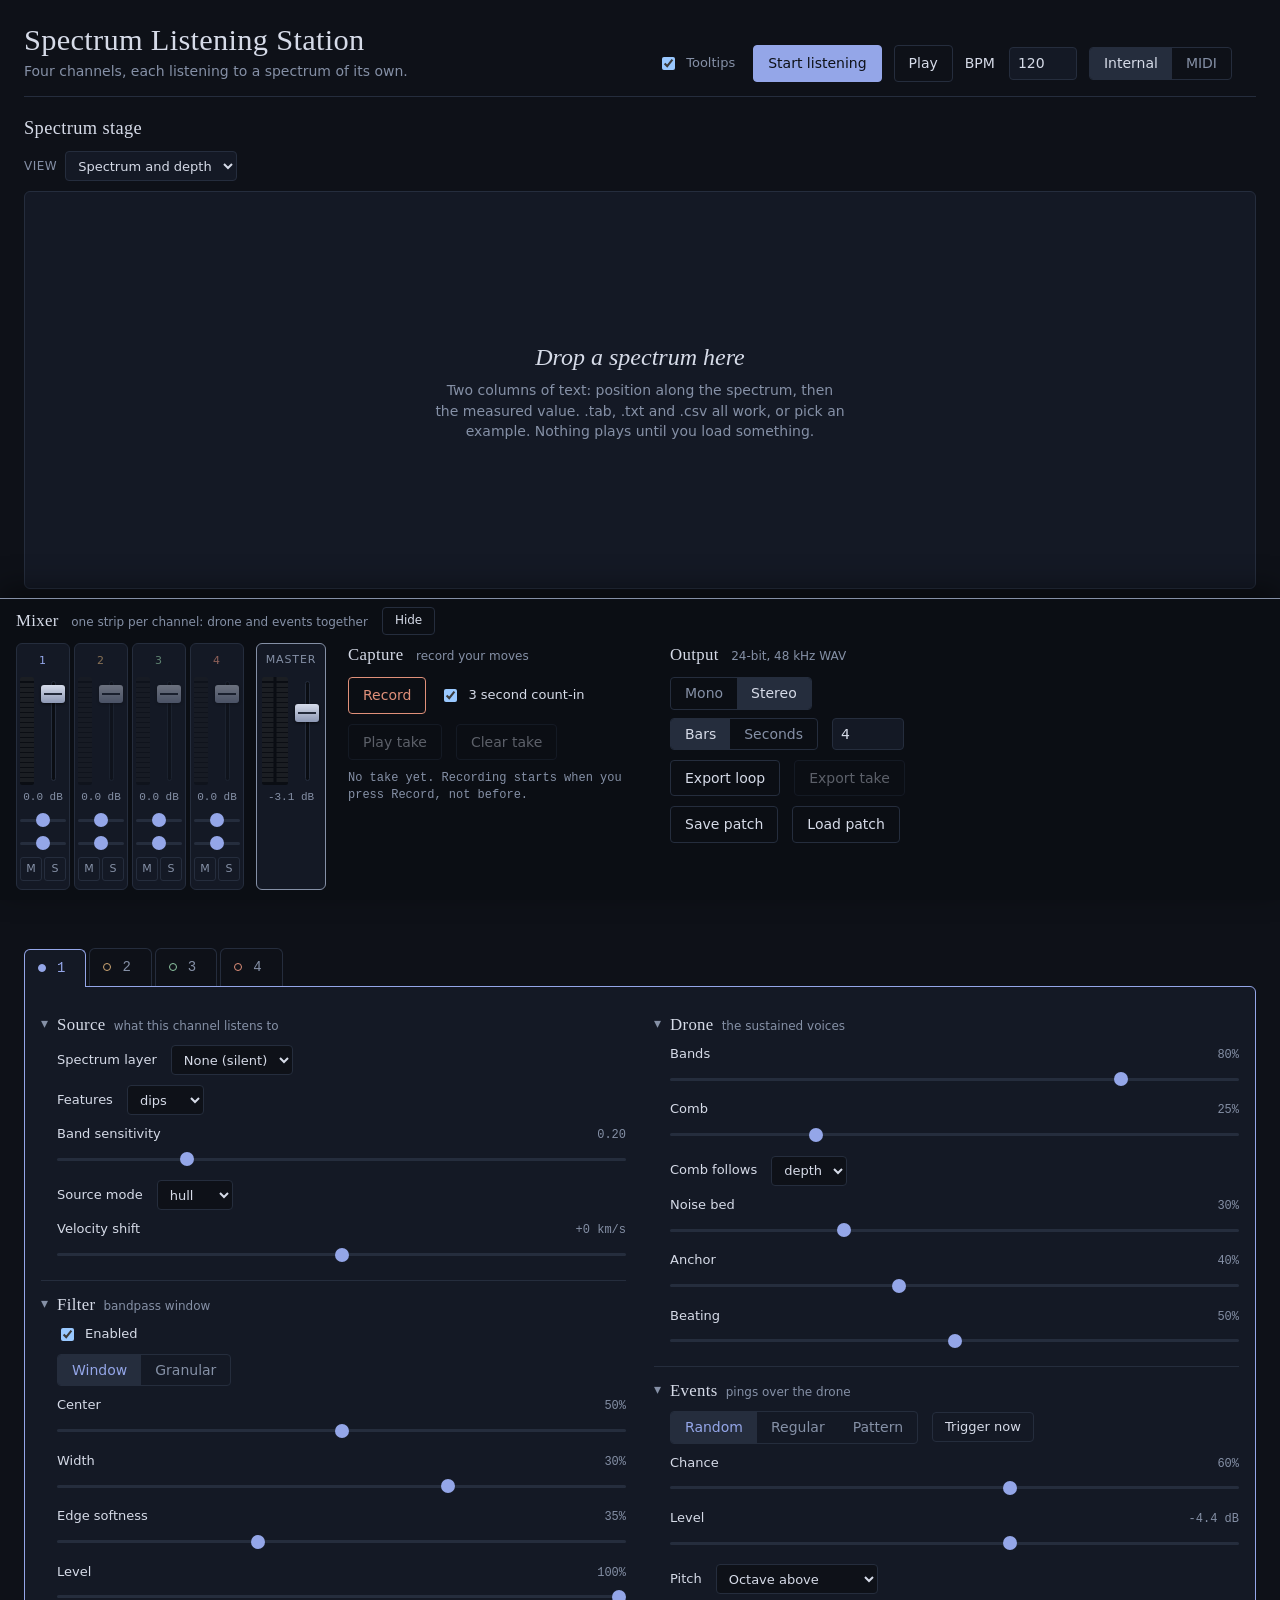
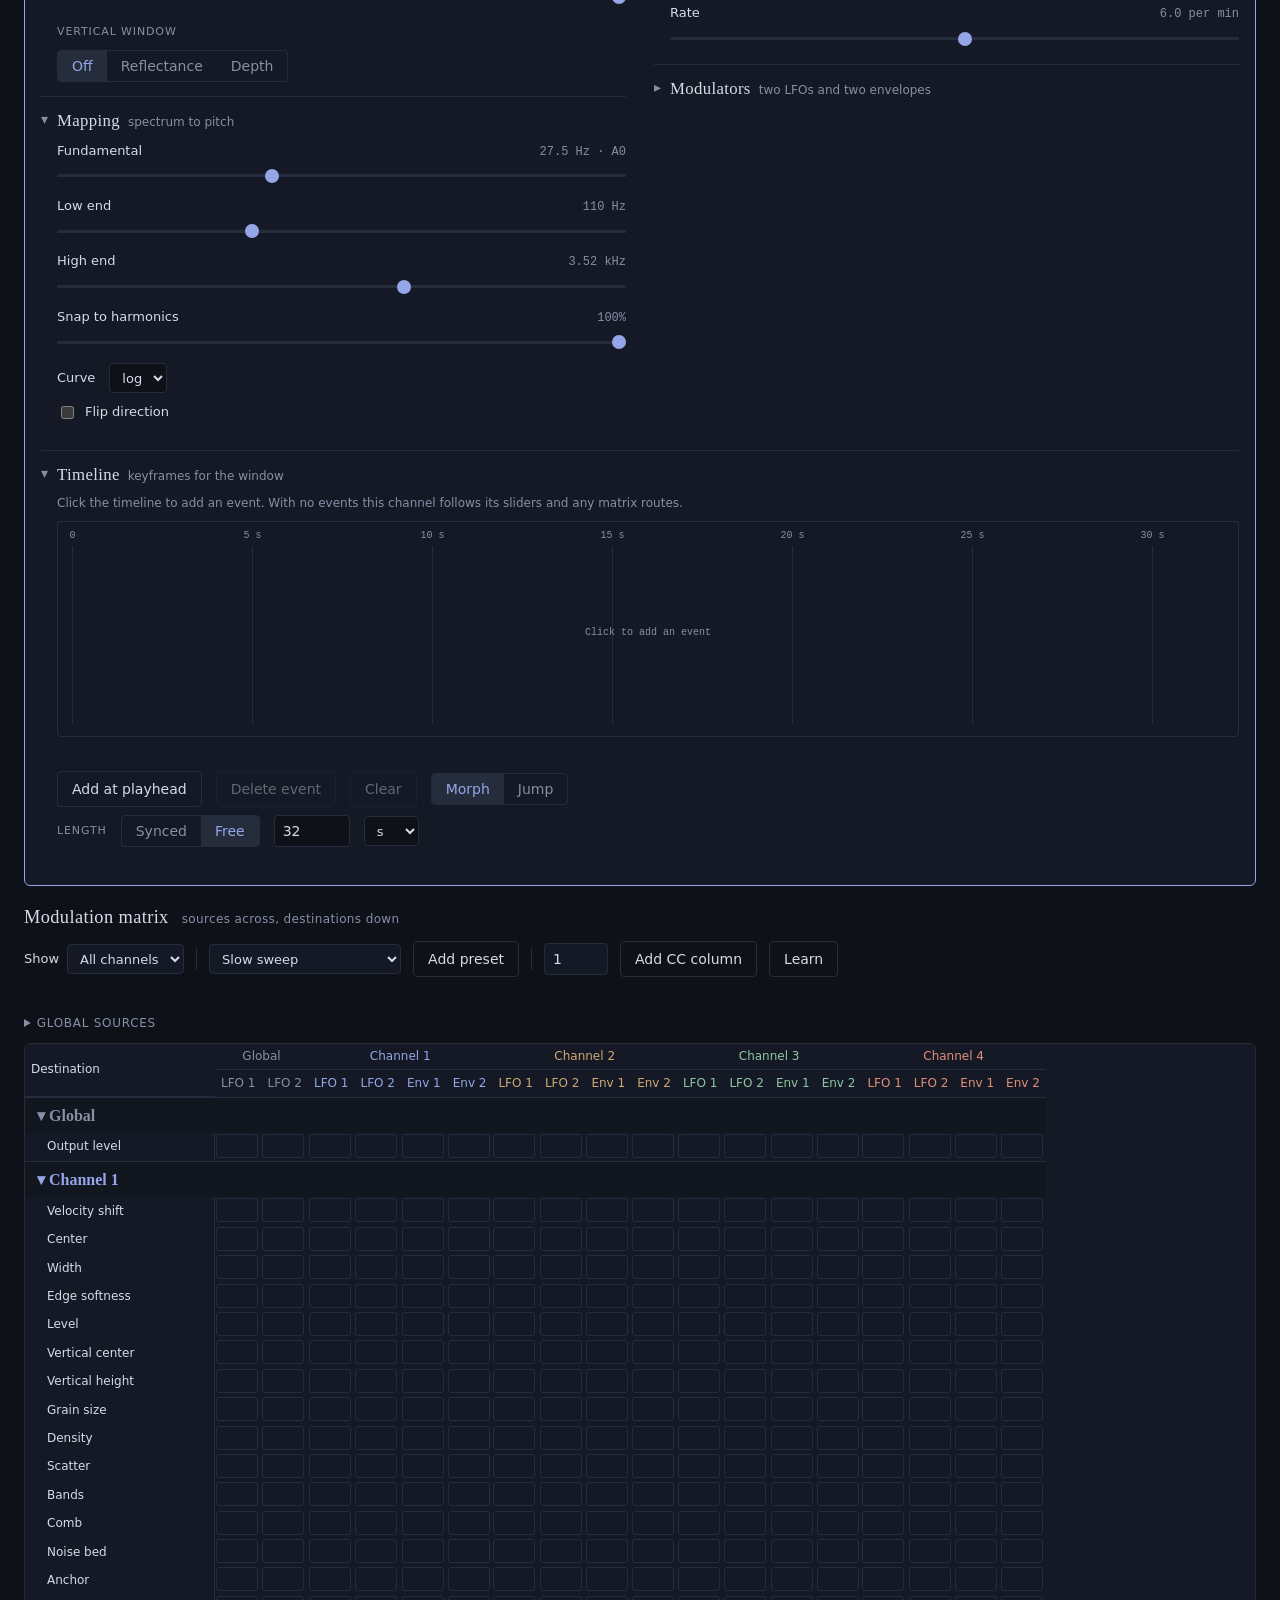
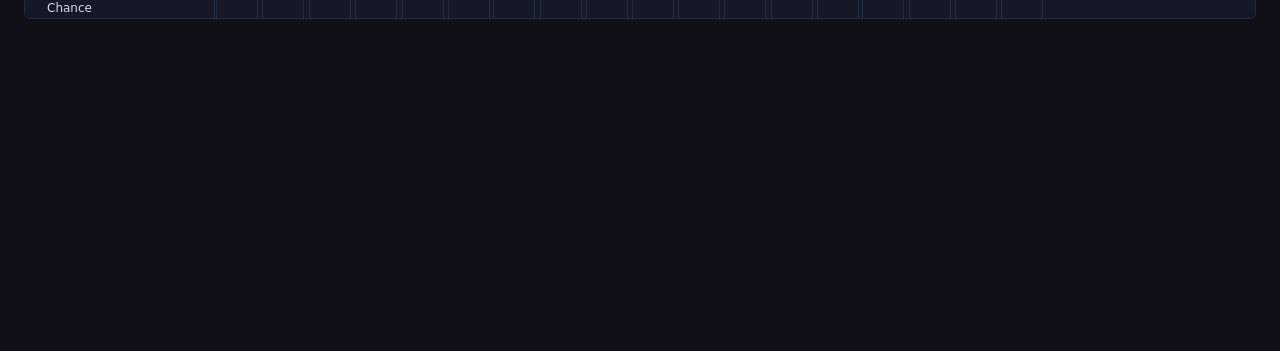
<file: index.html>
<!doctype html>
<html lang="en">
<head>
<meta charset="utf-8">
<link rel="icon" href="data:,">
<meta name="viewport" content="width=device-width, initial-scale=1">
<title>Spectrum Listening Station</title>
<link rel="stylesheet" href="./src/ui/style.css">
</head>
<body>
<noscript><p>This app needs JavaScript. Serve it over HTTP(S) and open it in a current browser.</p></noscript>
<div class="app" id="app">
  <header class="shell-top">
    <div class="brand">
      <h1>Spectrum Listening Station</h1>
      <p>Four channels, each listening to a spectrum of its own.</p>
    </div>
    <div class="right">
      <label class="switch" data-tip="Show a short explanation when you hover over or focus a control."><input type="checkbox" id="chkTips" checked> Tooltips</label>
      <div id="transport"><!-- Task 20: transport controls --></div>
    </div>
  </header>
  <section id="stage" class="shell-section" aria-label="Spectrum stage">
    <h2>Spectrum stage</h2>
    <div id="stage-host"><!-- Task 17b fills this: plot, range selector, monitors, readout --></div>
    <div id="layers"></div>
  </section>
  <section id="channels" class="shell-section" aria-label="Channels"><!-- Task 18 --></section>
  <section id="matrix" class="shell-section" aria-label="Modulation matrix"><h2>Modulation matrix <small>sources across, destinations down</small></h2></section>
</div>
<div class="dock" id="dock"><!-- Task 20: mixer, capture, output --></div>
<div class="dropveil" id="dropveil">Drop spectrum files to add layers</div>
<div class="tip" id="tip" role="tooltip"></div>
<script>
  // Classic script (not a module): ES modules and AudioWorklets cannot load from file://, so say so
  // instead of failing silently.
  if (location.protocol === 'file:') {
    document.body.innerHTML = '';
    var p = document.createElement('p');
    p.id = 'file-protocol-message';
    p.textContent = 'Serve this app over HTTP(S) (the audio engine cannot load from a file)';
    document.body.appendChild(p);
  }
</script>
<script type="module" src="./src/main.js"></script>
</body>
</html>
</file>
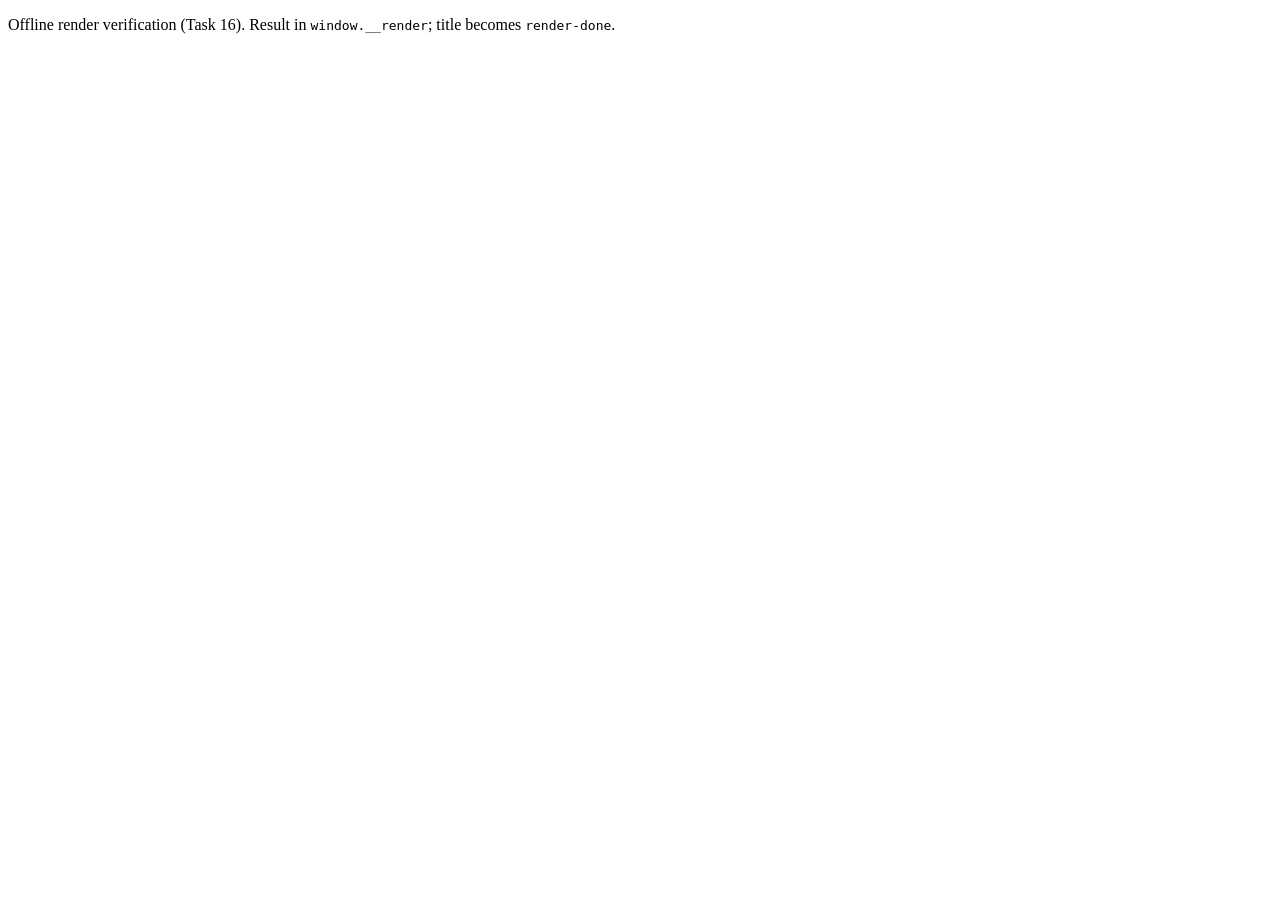
<file: tests/browser/render.html>
<!doctype html>
<html lang="en">
<head>
<meta charset="utf-8">
<link rel="icon" href="data:,">
<title>render</title>
</head>
<body>
<p>Offline render verification (Task 16). Result in <code>window.__render</code>; title becomes <code>render-done</code>.</p>
<pre id="out"></pre>
<script type="module" src="./render.js"></script>
</body>
</html>
</file>
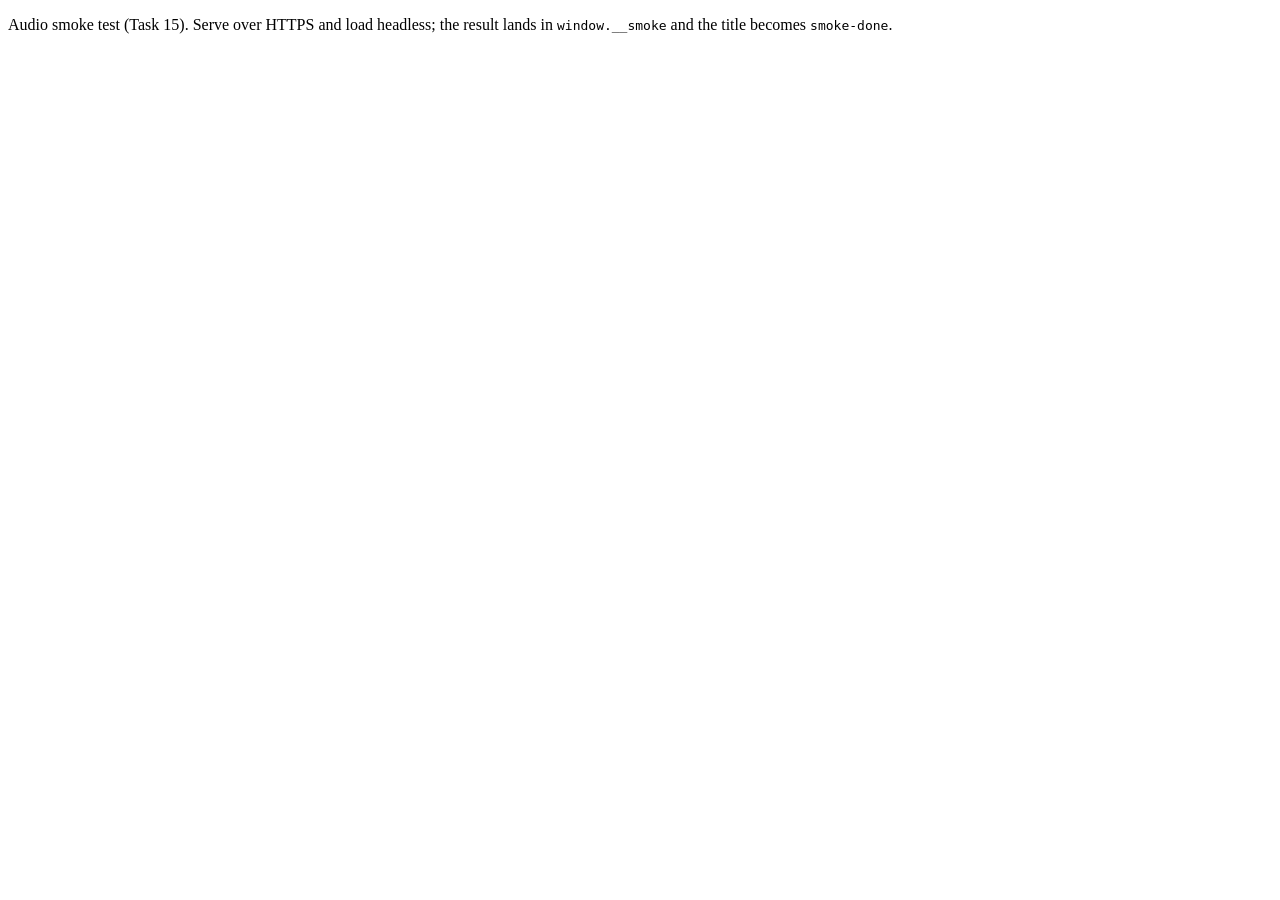
<file: tests/browser/smoke.html>
<!doctype html>
<html lang="en">
<head>
<meta charset="utf-8">
<link rel="icon" href="data:,">
<title>smoke</title>
</head>
<body>
<p>Audio smoke test (Task 15). Serve over HTTPS and load headless; the result lands in <code>window.__smoke</code>
and the title becomes <code>smoke-done</code>.</p>
<pre id="out"></pre>
<script type="module" src="./smoke.js"></script>
</body>
</html>
</file>
<file: src/ui/style.css>
/* Ported from the prototype (index.html), plus the channel architecture additions at the end. */
/* Layout concept: one console. Left, the spectrum stage (plot, sweepable window, monitors).
   Right, the instrument modules in a single scrolling column separated by hairlines. */
:root {
  --bg: #0e1118;
  --panel: #141925;
  --line: #252d3d;
  --fg: #d6dbe8;
  --dim: #8590a6;
  --accent: #94a6e8;
  --band: #d0a874;
  --curve: #bcc6de;
  --rec: #e0907a;
  --display: 'Spectral', Georgia, 'Times New Roman', serif;
  --ui: 'IBM Plex Sans', system-ui, -apple-system, 'Segoe UI', sans-serif;
  --mono: 'IBM Plex Mono', ui-monospace, 'SFMono-Regular', Menlo, monospace;
  color-scheme: dark;
}
* { box-sizing: border-box; }
html, body { background: var(--bg); }
body {
  color: var(--fg); font-family: var(--ui); font-size: 14px; line-height: 1.45;
  padding-left: max(16px, env(safe-area-inset-left, 0px));
  padding-right: max(16px, env(safe-area-inset-right, 0px));
  padding-block: 16px 28px;
}
button, select, input { font: inherit; color: inherit; }
.app { max-width: 1480px; margin: 0 auto; display: flex; flex-direction: column; gap: 18px; }

/* header */
.top { display: flex; flex-wrap: wrap; gap: 12px 24px; align-items: flex-end; justify-content: space-between; padding-bottom: 14px; border-bottom: 1px solid var(--line); }
.brand { min-width: 0; }
h1 { margin: 0; font-family: var(--display); font-weight: 300; font-size: 1.9rem; letter-spacing: 0.01em; line-height: 1.1; text-wrap: balance; }
.brand p { margin: 4px 0 0; color: var(--dim); max-width: 60ch; }
.transport { display: flex; align-items: center; gap: 14px; }
.meter { width: 110px; height: 6px; background: var(--line); border-radius: 3px; overflow: hidden; }
.meter i { display: block; height: 100%; width: 0; background: var(--accent); transition: width 60ms linear; }

.btn { background: transparent; border: 1px solid var(--line); border-radius: 4px; padding: 7px 14px; cursor: pointer; min-height: 34px; }
.btn:hover:not(:disabled) { border-color: var(--dim); }
.btn:focus-visible, select:focus-visible, input:focus-visible, canvas:focus-visible { outline: 2px solid var(--accent); outline-offset: 2px; }
.btn:disabled { opacity: 0.4; cursor: default; }
.btn.primary { background: var(--accent); border-color: var(--accent); color: #0e1118; font-weight: 500; }
.btn.primary:hover:not(:disabled) { background: #a9b8ee; border-color: #a9b8ee; }
.btn.rec { border-color: var(--rec); color: var(--rec); }
.btn.rec.on { background: var(--rec); color: #0e1118; }

/* grid */
.grid { display: grid; grid-template-columns: minmax(0, 1fr); gap: 20px; }
.stage { display: flex; flex-direction: column; gap: 10px; min-width: 0; }
.bar { display: flex; flex-wrap: wrap; gap: 8px 14px; align-items: center; }
.bar label { display: inline-flex; align-items: center; gap: 8px; color: var(--dim); font-size: 12px; letter-spacing: 0.04em; text-transform: uppercase; }
select { background: var(--panel); border: 1px solid var(--line); border-radius: 4px; padding: 5px 8px; min-height: 30px; text-transform: none; letter-spacing: 0; font-size: 13px; color: var(--fg); }
.files { display: flex; flex-wrap: wrap; gap: 6px; min-width: 0; }
.chip { display: inline-flex; align-items: center; gap: 6px; border: 1px solid var(--line); border-radius: 999px; padding: 3px 4px 3px 12px; font-size: 13px; cursor: pointer; background: transparent; max-width: 100%; }
.chip.on { border-color: var(--accent); color: var(--accent); }
.chip span { overflow: hidden; text-overflow: ellipsis; white-space: nowrap; max-width: 24ch; }
.chip button { background: transparent; border: 0; color: var(--dim); cursor: pointer; padding: 0 8px; font-size: 15px; line-height: 1; }

.plotwrap { position: relative; border: 1px solid var(--line); border-radius: 6px; background: var(--panel); }
#plot { display: block; width: 100%; height: clamp(260px, 44vh, 480px); touch-action: none; cursor: crosshair; }
.empty { position: absolute; inset: 0; display: flex; flex-direction: column; align-items: center; justify-content: center; gap: 6px; text-align: center; padding: 20px; pointer-events: none; }
.empty h2 { margin: 0; font-family: var(--display); font-weight: 300; font-style: italic; font-size: 1.5rem; }
.empty p { margin: 0; color: var(--dim); max-width: 46ch; }
.rangebar { margin-top: 6px; display: flex; flex-direction: column; gap: 6px; }
.rangebar canvas { display: block; width: 100%; height: 54px; border: 1px solid var(--line); border-radius: 6px; background: var(--panel); touch-action: none; cursor: crosshair; }
.rangebar canvas:focus-visible { outline: 2px solid var(--accent); outline-offset: 2px; }
.rangerow { display: flex; flex-wrap: wrap; align-items: center; gap: 8px 10px; }
.rangerow .btn { min-height: 30px; padding: 3px 12px; font-size: 13px; }
.rangerow .rinfo { font-family: var(--mono); font-size: 12px; color: var(--dim); }
.readout { font-family: var(--mono); font-size: 12px; color: var(--dim); min-height: 18px; overflow: hidden; text-overflow: ellipsis; white-space: nowrap; }
.monitors { display: grid; grid-template-columns: 1fr 1fr; gap: 12px; }
.monitors > div { min-width: 0; }
.monitors canvas { display: block; width: 100%; height: 84px; border: 1px solid var(--line); border-radius: 4px; background: var(--panel); }
.lbl { display: block; font-size: 11px; letter-spacing: 0.08em; text-transform: uppercase; color: var(--dim); margin-bottom: 4px; }

/* controls */
.controls { display: flex; flex-direction: column; min-width: 0; }
.mod { padding: 14px 0 16px; border-top: 1px solid var(--line); display: flex; flex-direction: column; gap: 10px; }
.mod:first-child { border-top: 0; padding-top: 0; }
.mod h2 { margin: 0; font-family: var(--display); font-weight: 500; font-size: 1.05rem; letter-spacing: 0.02em; }
.mod h2 small { font-family: var(--ui); font-weight: 400; font-size: 12px; color: var(--dim); margin-left: 8px; letter-spacing: 0; }
.row { display: grid; grid-template-columns: 1fr auto; column-gap: 10px; align-items: baseline; }
.row label { color: var(--fg); font-size: 13px; }
.row output { font-family: var(--mono); font-size: 12px; color: var(--dim); text-align: right; min-width: 0; overflow-wrap: anywhere; }
.row input[type=range] { grid-column: 1 / -1; margin-top: 4px; }
.inline { display: flex; flex-wrap: wrap; gap: 8px 14px; align-items: center; }
.inline label { display: inline-flex; align-items: center; gap: 8px; font-size: 13px; }
.inline input[type=number] { width: 76px; background: var(--panel); border: 1px solid var(--line); border-radius: 4px; padding: 5px 8px; min-height: 30px; }
.seg { display: inline-flex; border: 1px solid var(--line); border-radius: 4px; overflow: hidden; }
.seg button { background: transparent; border: 0; padding: 5px 14px; cursor: pointer; min-height: 30px; color: var(--dim); }
.seg button.on { background: var(--line); color: var(--fg); }
.note { color: var(--dim); font-size: 12px; margin: 0; }
.status { font-family: var(--mono); font-size: 12px; color: var(--dim); min-height: 18px; }
.dot { display: inline-block; width: 8px; height: 8px; border-radius: 50%; background: var(--dim); margin-right: 8px; }
.dot.rec { background: var(--rec); animation: pulse 1.1s ease-in-out infinite; }
@keyframes pulse { 50% { opacity: 0.25; } }
@media (prefers-reduced-motion: reduce) { .dot.rec { animation: none; } .meter i { transition: none; } }

input[type=range] { -webkit-appearance: none; appearance: none; width: 100%; height: 22px; background: transparent; cursor: pointer; margin: 0; }
input[type=range]::-webkit-slider-runnable-track { height: 3px; background: var(--line); border-radius: 2px; }
input[type=range]::-moz-range-track { height: 3px; background: var(--line); border-radius: 2px; }
input[type=range]::-webkit-slider-thumb { -webkit-appearance: none; width: 14px; height: 14px; border-radius: 50%; background: var(--accent); border: 0; margin-top: -5.5px; }
input[type=range]::-moz-range-thumb { width: 14px; height: 14px; border-radius: 50%; background: var(--accent); border: 0; }


/* tooltips */
.tip { position: fixed; z-index: 60; max-width: 260px; padding: 7px 10px; background: #1b2232; border: 1px solid var(--dim); border-radius: 4px; font-size: 12px; line-height: 1.4; color: var(--fg); pointer-events: none; opacity: 0; transition: opacity 120ms; left: 0; top: 0; }
.tip.on { opacity: 1; }
.switch { display: inline-flex; align-items: center; gap: 8px; font-size: 13px; color: var(--dim); cursor: pointer; }
@media (prefers-reduced-motion: reduce) { .tip { transition: none; } }

/* filters */
.fseg button { position: relative; padding: 5px 12px 5px 24px; }
.fseg button::before { content: ''; position: absolute; left: 10px; top: 50%; width: 6px; height: 6px; margin-top: -3px; border-radius: 50%; border: 1px solid var(--dim); }
.fseg button.en::before { background: var(--accent); border-color: var(--accent); }

/* events */
.steps { display: flex; flex-wrap: wrap; gap: 4px; }
.steps button { width: 26px; height: 30px; border: 1px solid var(--line); background: transparent; border-radius: 3px; cursor: pointer; padding: 0; }
.steps button.on { background: var(--accent); border-color: var(--accent); }
.steps button.now { outline: 1px solid var(--fg); outline-offset: 1px; }
#envc { display: block; width: 100%; height: 64px; border: 1px solid var(--line); border-radius: 4px; background: var(--panel); }
[hidden] { display: none !important; }

/* modulation */
.lfo { display: flex; flex-direction: column; gap: 4px; padding: 8px 0 2px; border-top: 1px dashed var(--line); }
.lfo:first-child { border-top: 0; padding-top: 0; }
.lfohead { display: flex; align-items: center; gap: 10px; }
.lfohead b { font-weight: 500; font-size: 13px; min-width: 44px; }
.lfobar { flex: 1; height: 4px; background: var(--line); border-radius: 2px; position: relative; min-width: 40px; }
.lfobar i { position: absolute; top: -3px; width: 3px; height: 10px; background: var(--accent); left: 50%; border-radius: 1px; }
.route { display: grid; grid-template-columns: 74px minmax(0, 1fr) 30px; gap: 4px 8px; align-items: center; padding: 8px 0 4px; border-top: 1px dashed var(--line); }
.route select { min-width: 0; width: 100%; }
.route .amt { grid-column: 1 / -1; }
.route .x { background: transparent; border: 1px solid var(--line); border-radius: 4px; color: var(--dim); cursor: pointer; min-height: 30px; }
.route .x:hover { border-color: var(--dim); }
/* dock: mixer, capture, output */
body { padding-bottom: calc(var(--dockH, 0px) + 28px); }
.dock { position: fixed; left: 0; right: 0; bottom: 0; z-index: 40; background: #0b0e14; border-top: 1px solid var(--dim); box-shadow: 0 -10px 28px rgba(0, 0, 0, 0.45); padding: 8px max(16px, env(safe-area-inset-right, 0px)) max(10px, env(safe-area-inset-bottom, 0px)) max(16px, env(safe-area-inset-left, 0px)); }
.dockin { max-width: 1480px; margin: 0 auto; display: flex; flex-direction: column; gap: 8px; }
.dhead { display: flex; align-items: center; gap: 14px; }
.dhead h2, .dsec h2 { margin: 0; font-family: var(--display); font-weight: 500; font-size: 1.05rem; letter-spacing: 0.02em; }
.dhead small, .dsec h2 small { font-family: var(--ui); font-weight: 400; font-size: 12px; color: var(--dim); margin-left: 8px; letter-spacing: 0; }
.dhead .btn { min-height: 28px; padding: 2px 12px; font-size: 12px; }
.dbody { display: flex; flex-wrap: wrap; gap: 10px 22px; align-items: flex-start; max-height: 52vh; overflow-y: auto; }
.dock.min .dbody { display: none; }
.dock .mod, .dock .mod:first-child { border-top: 0; padding: 0; min-width: 190px; max-width: 300px; }
.mixer { display: flex; gap: 4px; }
.strip { width: 54px; display: flex; flex-direction: column; align-items: center; gap: 5px; padding: 6px 4px 8px; border: 1px solid var(--line); border-radius: 6px; background: var(--panel); }
.strip.gap { margin-left: 10px; }
.strip.ev { border-color: #3a4560; }
.strip.master { width: 70px; border-color: var(--dim); margin-left: 8px; }
.strip.dim .vu, .strip.dim .fader { opacity: 0.45; }
.sname { background: transparent; border: 0; color: var(--dim); font-size: 11px; letter-spacing: 0.08em; text-transform: uppercase; cursor: pointer; padding: 2px 8px; border-radius: 3px; min-height: 22px; }
.sname:hover { color: var(--fg); }
.sname.on { color: var(--accent); }
.sname:focus-visible { outline: 2px solid var(--accent); }
.smid { display: flex; gap: 6px; align-items: stretch; }
.vu { display: block; background: #0a0d13; border-radius: 2px; }
.fader { position: relative; width: 26px; height: 108px; touch-action: none; cursor: ns-resize; border-radius: 3px; }
.fader:focus-visible { outline: 2px solid var(--accent); outline-offset: 2px; }
.ftrack { position: absolute; left: 50%; top: 4px; bottom: 4px; width: 5px; margin-left: -2.5px; background: #0a0d13; border: 1px solid var(--line); border-radius: 3px; }
.fcap { position: absolute; left: 1px; right: 1px; height: 18px; border-radius: 3px; background: linear-gradient(#d5dbea, #8d98b4); box-shadow: 0 1px 3px rgba(0, 0, 0, 0.6); }
.fcap::after { content: ''; position: absolute; left: 3px; right: 3px; top: 8px; height: 2px; background: #232a3a; }
.sdb { font-family: var(--mono); font-size: 11px; color: var(--dim); min-height: 16px; }
.strip .pan { width: 46px; height: 18px; }
.sbtns { display: flex; gap: 2px; }
.sbtns button { width: 22px; height: 24px; border: 1px solid var(--line); background: transparent; border-radius: 3px; cursor: pointer; font-size: 11px; color: var(--dim); padding: 0; }
.sbtns button:hover { border-color: var(--dim); }
.sbtns .bm.on { background: #d0a874; border-color: #d0a874; color: #0e1118; }
.sbtns .bs.on { background: #e8d98a; border-color: #e8d98a; color: #0e1118; }
.dsec { display: flex; flex-direction: column; gap: 8px; }

/* filter tabs */
.ftabhead { display: flex; flex-wrap: wrap; align-items: flex-end; gap: 8px 24px; }
.ftabhead h2 { margin: 0 0 8px; font-family: var(--display); font-weight: 500; font-size: 1.05rem; letter-spacing: 0.02em; }
.ftabhead h2 small { font-family: var(--ui); font-weight: 400; font-size: 12px; color: var(--dim); margin-left: 8px; letter-spacing: 0; }
.ftabs { display: flex; flex-wrap: wrap; gap: 3px; }
.ftabs button { position: relative; background: transparent; border: 1px solid var(--line); border-bottom: 0; border-radius: 6px 6px 0 0; padding: 8px 18px 8px 30px; color: var(--dim); cursor: pointer; min-height: 38px; }
.ftabs button:hover { color: var(--fg); }
.ftabs button.on { background: var(--panel); color: var(--fg); border-color: var(--dim); position: relative; top: 1px; z-index: 1; }
.ftabs button::before { content: ''; position: absolute; left: 12px; top: 50%; width: 7px; height: 7px; margin-top: -3.5px; border-radius: 50%; border: 1px solid var(--dim); }
.ftabs button.en::before { background: var(--accent); border-color: var(--accent); }
.ftabs button:focus-visible { outline: 2px solid var(--accent); outline-offset: -2px; }
.fbody { border: 1px solid var(--line); border-radius: 0 6px 6px 6px; background: var(--panel); padding: 16px; display: grid; grid-template-columns: minmax(0, 1fr); gap: 22px; }
@media (min-width: 900px) { .fbody { grid-template-columns: minmax(300px, 400px) minmax(0, 1fr); } }
.fcol { display: flex; flex-direction: column; gap: 10px; min-width: 0; }
.fcol h2 { margin: 0; font-family: var(--display); font-weight: 500; font-size: 1.05rem; letter-spacing: 0.02em; }
.fcol h2 small { font-family: var(--ui); font-weight: 400; font-size: 12px; color: var(--dim); margin-left: 8px; letter-spacing: 0; }
.cols { display: grid; grid-template-columns: repeat(auto-fit, minmax(300px, 1fr)); gap: 8px 32px; align-items: start; margin-top: 22px; }
.cols .mod, .cols .mod:first-child { border-top: 1px solid var(--line); padding-top: 14px; }
.fbody select, .fbody input[type=number] { background: var(--bg); }
/* timeline */
#tlc, .tlcanvas { display: block; width: 100%; height: clamp(150px, 24vh, 240px); border: 1px solid var(--line); border-radius: 4px; background: var(--panel); touch-action: none; cursor: crosshair; }
.row input[type=range]:disabled { opacity: 0.3; cursor: default; }
.dropveil { position: fixed; inset: 0; display: none; align-items: center; justify-content: center; background: rgba(14, 17, 24, 0.88); font-family: var(--display); font-style: italic; font-weight: 300; font-size: 2rem; z-index: 50; border: 2px dashed var(--accent); }
.dropveil.on { display: flex; }

/* ===== channel architecture additions ===== */

/* Channel colours: four hues distinguishable on the dark theme (periwinkle, amber, sage, coral).
   Any element with class .ch-color and a --c custom property (set from --ch1..--ch4 via data-ch or inline)
   uses it for tabs, strips and windows. */
:root { --ch1: #94a6e8; --ch2: #d0a874; --ch3: #8fc7a3; --ch4: #e0907a; }
.ch-color { --c: var(--ch1); }
.ch-color[data-ch="0"] { --c: var(--ch1); }
.ch-color[data-ch="1"] { --c: var(--ch2); }
.ch-color[data-ch="2"] { --c: var(--ch3); }
.ch-color[data-ch="3"] { --c: var(--ch4); }
.ch-color .sname.on, .ch-color.on { color: var(--c); }
.ch-tab { border-bottom: 2px solid transparent; }
.ch-tab.on { border-bottom-color: var(--c); color: var(--c); }
.ch-strip { border-top: 3px solid var(--c); }
.ch-window { border: 1px solid var(--c); border-radius: 6px; }

/* shell layout: header, stage, channels, matrix, dock */
.shell-top { display: flex; flex-wrap: wrap; gap: 12px 24px; align-items: flex-end; justify-content: space-between; padding-bottom: 14px; border-bottom: 1px solid var(--line); }
.shell-top .right { display: flex; flex-wrap: wrap; align-items: center; gap: 12px 18px; }
.shell-section { display: flex; flex-direction: column; gap: 10px; min-width: 0; }
.shell-section > h2 { margin: 0; font-family: var(--display); font-weight: 500; font-size: 1.15rem; letter-spacing: 0.02em; }
.shell-section > h2 small { font-family: var(--ui); font-weight: 400; font-size: 12px; color: var(--dim); margin-left: 8px; }
#stage-host:empty::before { content: 'Spectrum plot, range selector and monitors appear here.'; display: block; padding: 18px; border: 1px dashed var(--line); border-radius: 6px; color: var(--dim); font-size: 13px; }
.placeholder { padding: 14px; border: 1px dashed var(--line); border-radius: 6px; color: var(--dim); font-size: 13px; }
.dock:empty { display: none; }
.dock:not(:empty) { min-height: 0; }

/* layer panel */
.layerpanel { display: flex; flex-direction: column; gap: 8px; }
.layerpanel .bar input[type=file] { display: none; }
.chip .badge { font-family: var(--mono); font-size: 10px; letter-spacing: 0.04em; color: var(--dim); border: 1px solid var(--line); border-radius: 3px; padding: 0 4px; text-transform: uppercase; }
.chip .vis { padding: 0 4px; font-size: 13px; }
.chip.hid { opacity: 0.55; }
.chip.warn { border-style: dashed; border-color: var(--rec); }
.chip.on .badge { border-color: var(--accent); color: var(--accent); }

/* modulation ghost marker on a slider: --f is the modulated position, 0..1 */
.row { position: relative; }
.row .ghost { position: absolute; bottom: 4px; width: 3px; height: 10px; margin-left: -1.5px; border-radius: 1px; background: var(--band); opacity: 0.9; pointer-events: none;
  left: calc(7px + (100% - 14px) * var(--f, 0)); }
.timectl .lbl { margin: 0; }

/* stage (Task 17b) */
.sr-only { position: absolute; width: 1px; height: 1px; margin: -1px; padding: 0; overflow: hidden; clip: rect(0 0 0 0); white-space: nowrap; border: 0; }
.stagebox { display: flex; flex-direction: column; gap: 10px; min-width: 0; }
#stage-host { margin-bottom: 12px; }

/* channel panel (Task 18) */
.chpanel { display: flex; flex-direction: column; }
.chtabs { display: flex; flex-wrap: wrap; gap: 3px; }
.chtab { position: relative; background: transparent; border: 1px solid var(--line); border-bottom: 0; border-radius: 6px 6px 0 0; padding: 8px 20px 8px 32px; color: var(--dim); cursor: pointer; min-height: 38px; font-family: var(--mono); }
.chtab:hover { color: var(--c); }
.chtab.on { background: var(--panel); border-color: var(--c); color: var(--c); position: relative; top: 1px; z-index: 1; }
.chtab:focus-visible { outline: 2px solid var(--c); outline-offset: -2px; }
.chtab .tabdot { position: absolute; left: 13px; top: 50%; width: 8px; height: 8px; margin-top: -4px; border-radius: 50%; border: 1px solid var(--c); }
.chtab.en .tabdot { background: var(--c); }
.chbody { border: 1px solid var(--c); border-radius: 0 6px 6px 6px; background: var(--panel); padding: 14px 16px 16px; display: flex; flex-direction: column; gap: 14px; min-width: 0; }
.chhint { margin: 0; padding: 6px 10px; border: 1px dashed var(--rec); border-radius: 4px; color: var(--rec); font-size: 13px; }
.chcols { display: grid; grid-template-columns: minmax(0, 1fr); gap: 0 28px; align-items: start; }
@media (min-width: 900px) { .chcols { grid-template-columns: minmax(0, 1fr) minmax(0, 1fr); } }
.chcol { display: flex; flex-direction: column; min-width: 0; }
.chbody.off .sec:not(.sec-filter) { opacity: 0.5; }
.sec { border-top: 1px solid var(--line); padding: 2px 0; }
.chcol .sec:first-child { border-top: 0; }
.sec > summary { cursor: pointer; padding: 10px 0 8px; list-style: none; display: flex; }
.sec > summary::-webkit-details-marker { display: none; }
.sec > summary::before { content: '\25B8'; color: var(--dim); width: 16px; flex: none; }
.sec[open] > summary::before { content: '\25BE'; }
.sec > summary:focus-visible, .subsec > summary:focus-visible { outline: 2px solid var(--c); outline-offset: 2px; }
.sec h3 { margin: 0; font-family: var(--display); font-weight: 500; font-size: 1.05rem; letter-spacing: 0.02em; }
.sec h3 small { font-family: var(--ui); font-weight: 400; font-size: 12px; color: var(--dim); margin-left: 8px; letter-spacing: 0; }
.secbody { display: flex; flex-direction: column; gap: 10px; padding: 0 0 12px 16px; min-width: 0; }
.secbody .grp { display: flex; flex-direction: column; gap: 10px; }
.secbody .grp[hidden] { display: none; }
.subh { margin: 6px 0 0; font-size: 11px; letter-spacing: 0.08em; text-transform: uppercase; color: var(--dim); font-weight: 500; }
.chbody select, .chbody input[type=number] { background: var(--bg); }
.chbody .seg button.on { background: var(--line); color: var(--c); }
.chbody input[type=range]::-webkit-slider-thumb { background: var(--c); }
.chbody input[type=range]::-moz-range-thumb { background: var(--c); }
.chbody .steps button.on { background: var(--c); border-color: var(--c); }
.chbody .steps button.now { outline-color: var(--fg); }
.chbody .btn.small { min-height: 30px; padding: 3px 12px; font-size: 13px; }
fieldset.maplink { border: 0; margin: 0; padding: 0; min-width: 0; display: flex; flex-direction: column; gap: 10px; }
fieldset.maplink:disabled { opacity: 0.55; }
.subsec { border-top: 1px dashed var(--line); padding: 4px 0; }
.subsec > summary { cursor: pointer; padding: 6px 0; font-size: 13px; color: var(--fg); }
.srced { display: flex; flex-direction: column; gap: 8px; padding: 4px 0 8px; }
.srchead { display: flex; align-items: baseline; gap: 10px; }
.srcid { font-family: var(--mono); font-size: 12px; color: var(--c, var(--accent)); border: 1px solid var(--line); border-radius: 3px; padding: 0 6px; }
.srcprev { display: block; width: 100%; height: 56px; border: 1px solid var(--line); border-radius: 4px; background: var(--bg); }
.srcmsg { color: var(--rec); font-size: 12px; min-height: 0; }
.srcmsg:empty { display: none; }
.subsec .srchead b { display: none; }

/* timeline editor (Task 18b) */
.tleditor { display: flex; flex-direction: column; gap: 8px; }
.tleditor .tlevent { display: flex; flex-direction: column; gap: 4px; }

/* modulation matrix (Task 19) */
.matrix { display: flex; flex-direction: column; gap: 10px; }
.mxbar { gap: 8px 12px; }
.mxsep { width: 1px; height: 22px; background: var(--line); }
.mxsources > summary { cursor: pointer; color: var(--dim); font-size: 12px; letter-spacing: .06em; text-transform: uppercase; }
.mxwrap { overflow: auto; max-height: 64vh; border: 1px solid var(--line); border-radius: 6px; background: var(--panel); }
.mxgrid { border-collapse: separate; border-spacing: 0; font-size: 12px; }
.mxgrid th, .mxgrid td { padding: 0; }
.mxgrid thead th { position: sticky; z-index: 2; background: var(--panel); border-bottom: 1px solid var(--line); font-weight: 500; text-align: center; padding: 4px 6px; white-space: nowrap; }
.mxgrid thead tr:first-child th { top: 0; }
.mxgrid thead tr:nth-child(2) th { top: 27px; }
.mxgrid .mxcorner { left: 0; z-index: 3; text-align: left; min-width: 190px; }
.mxgrid .mxdst { position: sticky; left: 0; z-index: 1; background: var(--panel); text-align: left; font-weight: 400; padding: 2px 10px 2px 22px; white-space: nowrap; border-right: 1px solid var(--line); }
.mxgrow th { position: sticky; left: 0; background: #11161f; text-align: left; border-top: 1px solid var(--line); padding: 2px 6px; }
.mxtoggle { background: transparent; border: 0; cursor: pointer; font: inherit; font-family: var(--display); font-size: 1rem; padding: 4px 6px; }
.mxcell { width: 42px; height: 24px; margin: 1px; border: 1px solid var(--line); border-radius: 3px; background: transparent; color: var(--fg); font: 11px var(--mono); cursor: ns-resize; position: relative; touch-action: none; }
.mxcell:hover { border-color: var(--dim); }
.mxcell:focus-visible { outline: 2px solid var(--accent); outline-offset: 1px; }
.mxcell.on { background: linear-gradient(to top, color-mix(in srgb, var(--accent) 55%, transparent) calc(var(--amt) * 100%), transparent 0); border-color: var(--accent); }
.mxcell.on.neg { background: linear-gradient(to top, color-mix(in srgb, var(--rec) 55%, transparent) calc(var(--amt) * 100%), transparent 0); border-color: var(--rec); }

/* transport bar and dock additions (Task 20) */
.transportbar { display: flex; flex-wrap: wrap; align-items: center; gap: 8px 12px; }
.transportbar .status.warn { color: var(--rec); }
.btn.on:not(.primary):not(.rec) { background: var(--line); }
.strip .pan.bal { accent-color: var(--accent); }
.strip.dim .sname { opacity: 0.6; }
</file>
